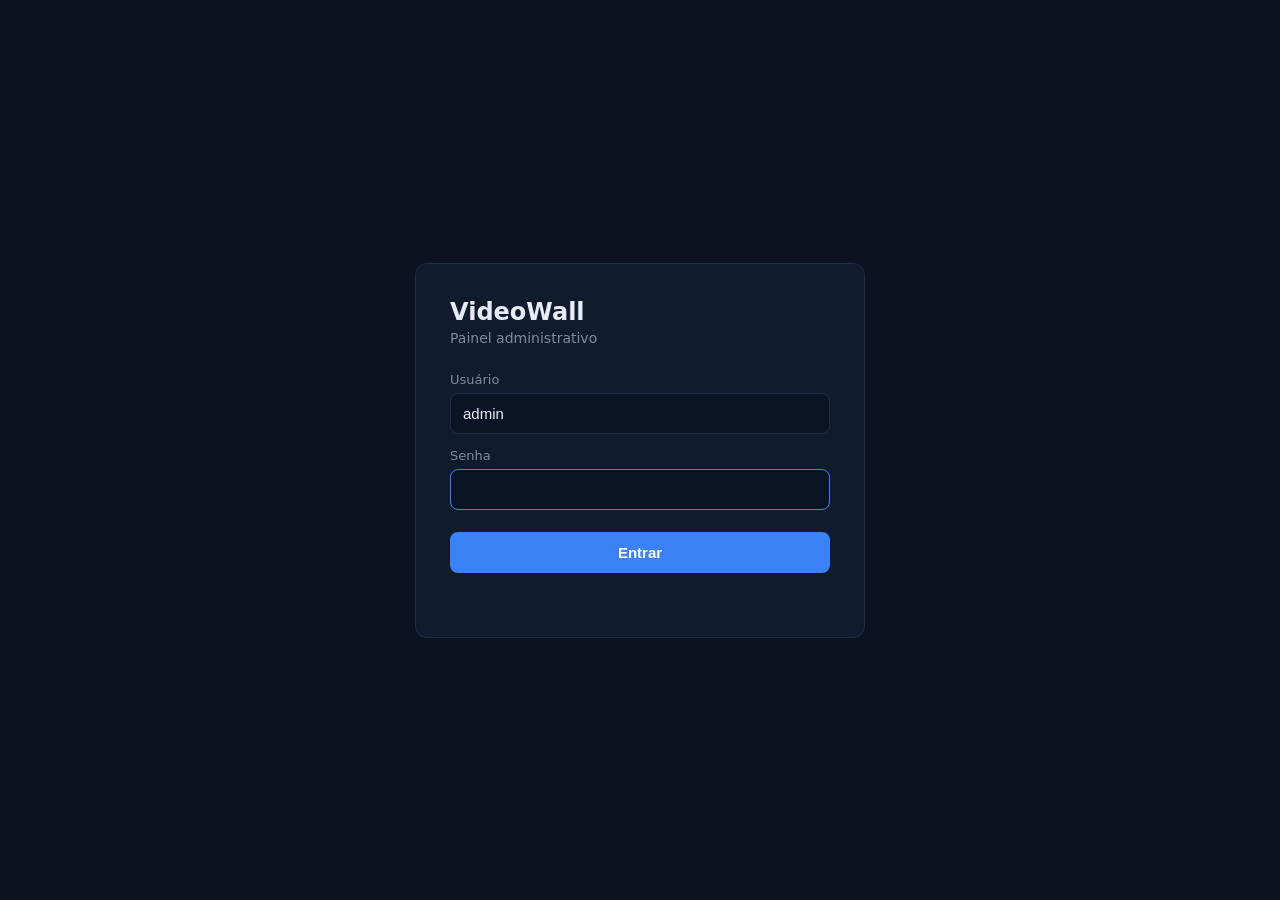
<file: static/admin/login.html>
<!doctype html>
<html lang="pt-BR">
<head>
<meta charset="utf-8">
<title>VideoWall — Login</title>
<meta name="viewport" content="width=device-width, initial-scale=1">
<style>
  :root{--bg:#0b1220;--card:#111b2e;--line:#1f2d47;--txt:#e7ecf3;--mut:#7d8ba1;--acc:#3b82f6}
  html,body{margin:0;height:100%;background:var(--bg);color:var(--txt);
    font-family:system-ui,sans-serif;display:flex;align-items:center;justify-content:center}
  .card{width:min(380px,92vw);background:var(--card);border:1px solid var(--line);
    border-radius:12px;padding:34px}
  h1{margin:0 0 4px;font-size:24px}
  .sub{color:var(--mut);font-size:14px;margin-bottom:26px}
  label{display:block;font-size:13px;color:var(--mut);margin:14px 0 6px}
  input{width:100%;box-sizing:border-box;background:#0b1424;border:1px solid var(--line);
    color:var(--txt);border-radius:8px;padding:11px 12px;font-size:15px;outline:none}
  input:focus{border-color:var(--acc)}
  button{width:100%;margin-top:22px;background:var(--acc);border:0;color:#fff;font-size:15px;
    font-weight:600;padding:12px;border-radius:8px;cursor:pointer}
  button:hover{filter:brightness(1.1)}
  #msg{color:#f87171;font-size:13px;min-height:18px;margin-top:12px;text-align:center}
</style>
</head>
<body>
<form class="card" id="form">
  <h1>VideoWall</h1>
  <div class="sub">Painel administrativo</div>
  <label>Usuário</label>
  <input id="user" autocomplete="username" value="admin" required>
  <label>Senha</label>
  <input id="pass" type="password" autocomplete="current-password" required autofocus>
  <button type="submit">Entrar</button>
  <div id="msg"></div>
</form>
<script>
  document.getElementById('form').addEventListener('submit', async (e) => {
    e.preventDefault();
    const r = await fetch('/api/login', {
      method:'POST', headers:{'Content-Type':'application/json'},
      body: JSON.stringify({
        username: document.getElementById('user').value,
        password: document.getElementById('pass').value
      })
    });
    if (r.ok) location.href = '/admin';
    else document.getElementById('msg').textContent =
      (await r.json()).error || 'Falha no login';
  });
</script>
</body>
</html>
</file>
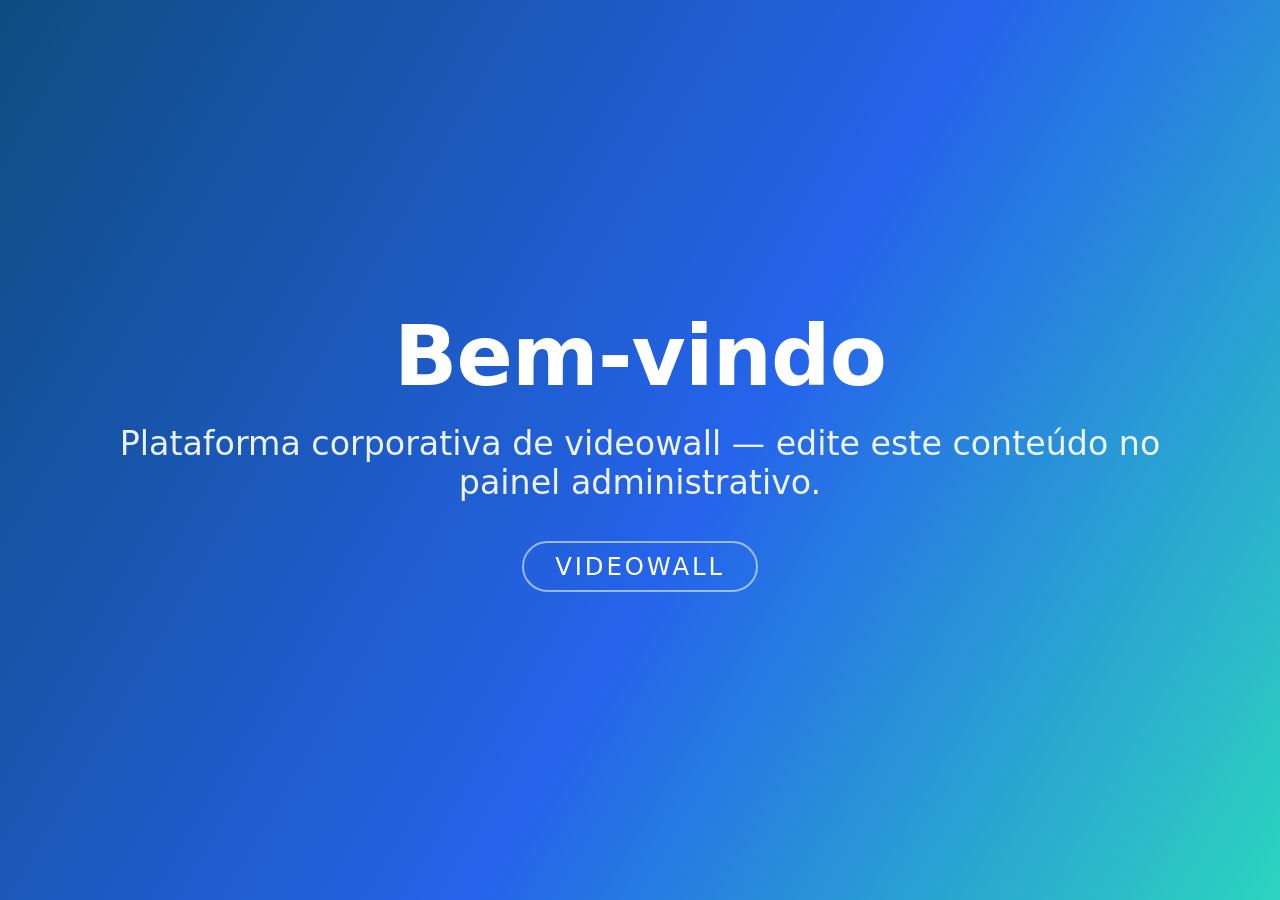
<file: static/pages/boasvindas.html>
<!doctype html>
<html lang="pt-BR">
<head>
<meta charset="utf-8">
<title>Boas-vindas</title>
<style>
  html,body{margin:0;height:100%;overflow:hidden;
    background:linear-gradient(120deg,#0f4c81,#2563eb 55%,#2dd4bf);
    color:#fff;font-family:system-ui,sans-serif;display:flex;align-items:center;justify-content:center}
  .wrap{text-align:center;padding:0 6vw}
  h1{font-size:6.5vw;margin:0 0 1.5vw;font-weight:800;letter-spacing:-.01em}
  p{font-size:2.6vw;margin:0;opacity:.92}
  .badge{display:inline-block;margin-top:3vw;padding:.7vw 2.4vw;border:2px solid rgba(255,255,255,.55);
    border-radius:99px;font-size:1.9vw;letter-spacing:.12em;text-transform:uppercase}
</style>
</head>
<body>
<div class="wrap">
  <h1>Bem-vindo</h1>
  <p>Plataforma corporativa de videowall — edite este conteúdo no painel administrativo.</p>
  <div class="badge">VideoWall</div>
</div>
</body>
</html>
</file>
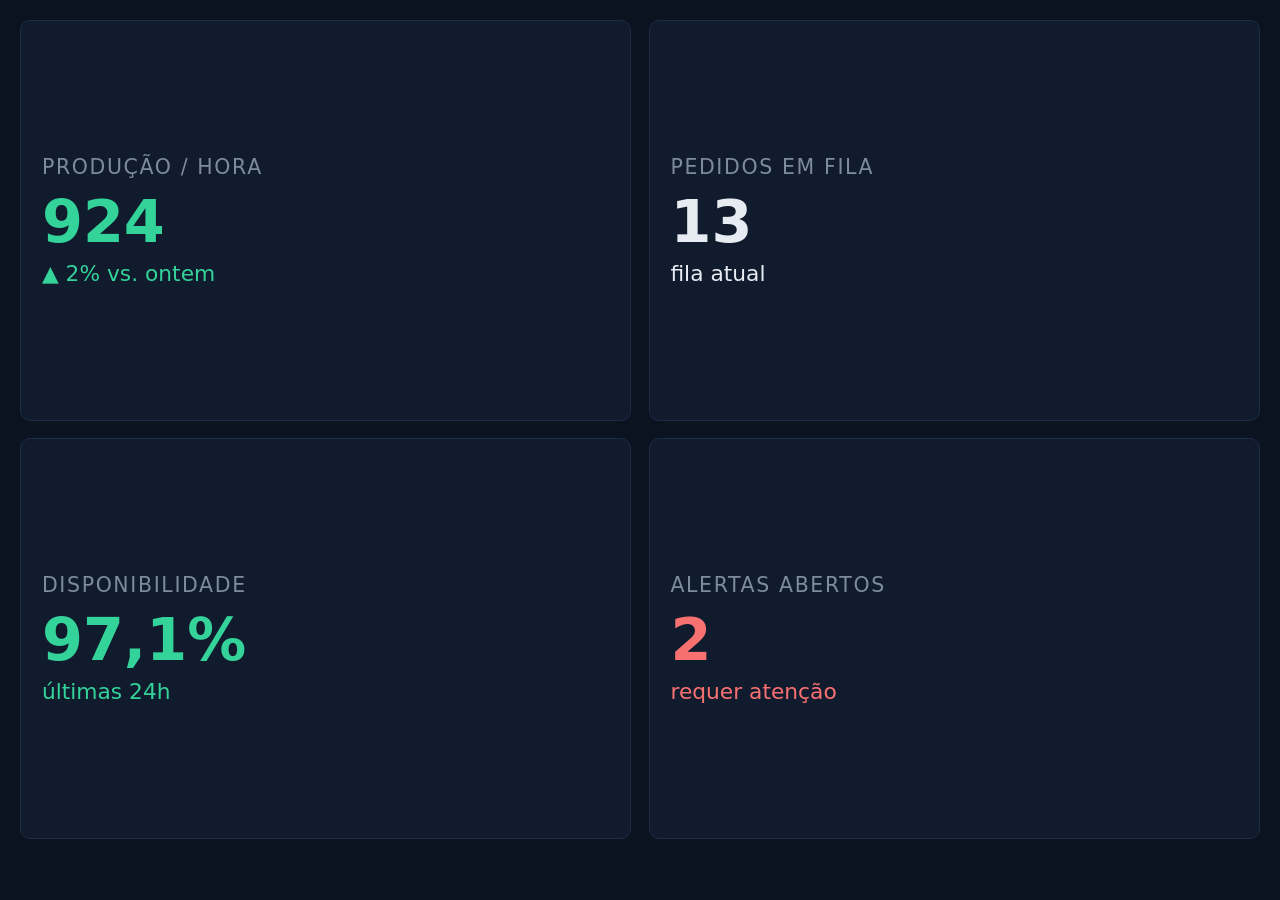
<file: static/pages/indicadores.html>
<!doctype html>
<html lang="pt-BR">
<head>
<meta charset="utf-8">
<title>Indicadores (demonstração)</title>
<style>
  html,body{margin:0;height:100%;background:#0b1220;color:#e7ecf3;font-family:system-ui,sans-serif}
  .grid{display:grid;grid-template-columns:repeat(2,1fr);gap:1.4vw;padding:1.6vw;height:calc(100% - 3.2vw);box-sizing:border-box}
  .card{background:#111b2e;border:1px solid #1f2d47;border-radius:.8vw;padding:1.6vw;display:flex;flex-direction:column;justify-content:center}
  .label{font-size:1.6vw;color:#7d8ba1;text-transform:uppercase;letter-spacing:.08em}
  .value{font-size:4.6vw;font-weight:800;margin-top:.6vw;font-variant-numeric:tabular-nums}
  .up{color:#34d399}.down{color:#f87171}
  .delta{font-size:1.7vw;margin-top:.4vw}
</style>
</head>
<body>
<div class="grid">
  <div class="card"><div class="label">Produção / hora</div><div class="value up" id="v1">—</div><div class="delta up" id="d1"></div></div>
  <div class="card"><div class="label">Pedidos em fila</div><div class="value" id="v2">—</div><div class="delta" id="d2"></div></div>
  <div class="card"><div class="label">Disponibilidade</div><div class="value up" id="v3">—</div><div class="delta up" id="d3"></div></div>
  <div class="card"><div class="label">Alertas abertos</div><div class="value down" id="v4">—</div><div class="delta down" id="d4"></div></div>
</div>
<script>
  // Demonstração: números aleatórios atualizados a cada 5s.
  // Substitua este container por um link de Power BI, Grafana, Metabase etc.
  const r=(a,b)=>Math.round(a+Math.random()*(b-a));
  function upd(){
    v1.textContent=r(820,980); d1.textContent='▲ '+r(1,6)+'% vs. ontem';
    v2.textContent=r(12,80);   d2.textContent='fila atual';
    v3.textContent=r(96,99)+','+r(0,9)+'%'; d3.textContent='últimas 24h';
    v4.textContent=r(0,7);     d4.textContent='requer atenção';
  }
  upd(); setInterval(upd,5000);
</script>
</body>
</html>
</file>
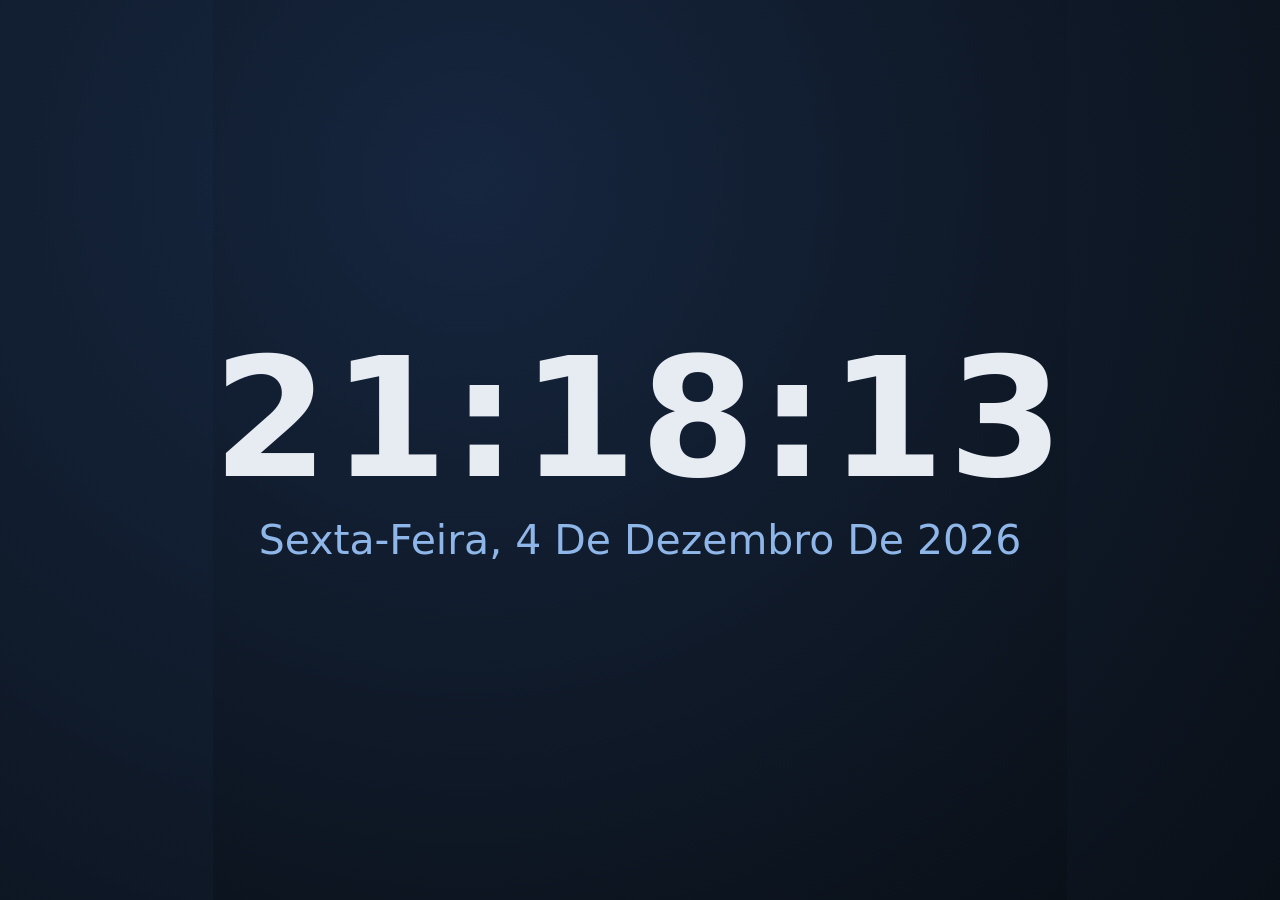
<file: static/pages/relogio.html>
<!doctype html>
<html lang="pt-BR">
<head>
<meta charset="utf-8">
<title>Relógio</title>
<style>
  html,body{margin:0;height:100%;background:radial-gradient(circle at 30% 20%,#16263f,#0a1018);
    color:#e7ecf3;font-family:system-ui,sans-serif;display:flex;align-items:center;justify-content:center}
  .wrap{text-align:center}
  #hora{font-size:13vw;font-weight:700;letter-spacing:.02em;line-height:1;
    font-variant-numeric:tabular-nums}
  #data{font-size:3.2vw;color:#8fb6e8;margin-top:1vw;text-transform:capitalize}
</style>
</head>
<body>
<div class="wrap"><div id="hora">--:--</div><div id="data"></div></div>
<script>
  function tick(){
    const d=new Date();
    document.getElementById('hora').textContent=
      d.toLocaleTimeString('pt-BR',{hour:'2-digit',minute:'2-digit',second:'2-digit'});
    document.getElementById('data').textContent=
      d.toLocaleDateString('pt-BR',{weekday:'long',day:'numeric',month:'long',year:'numeric'});
  }
  tick(); setInterval(tick,1000);
</script>
</body>
</html>
</file>
